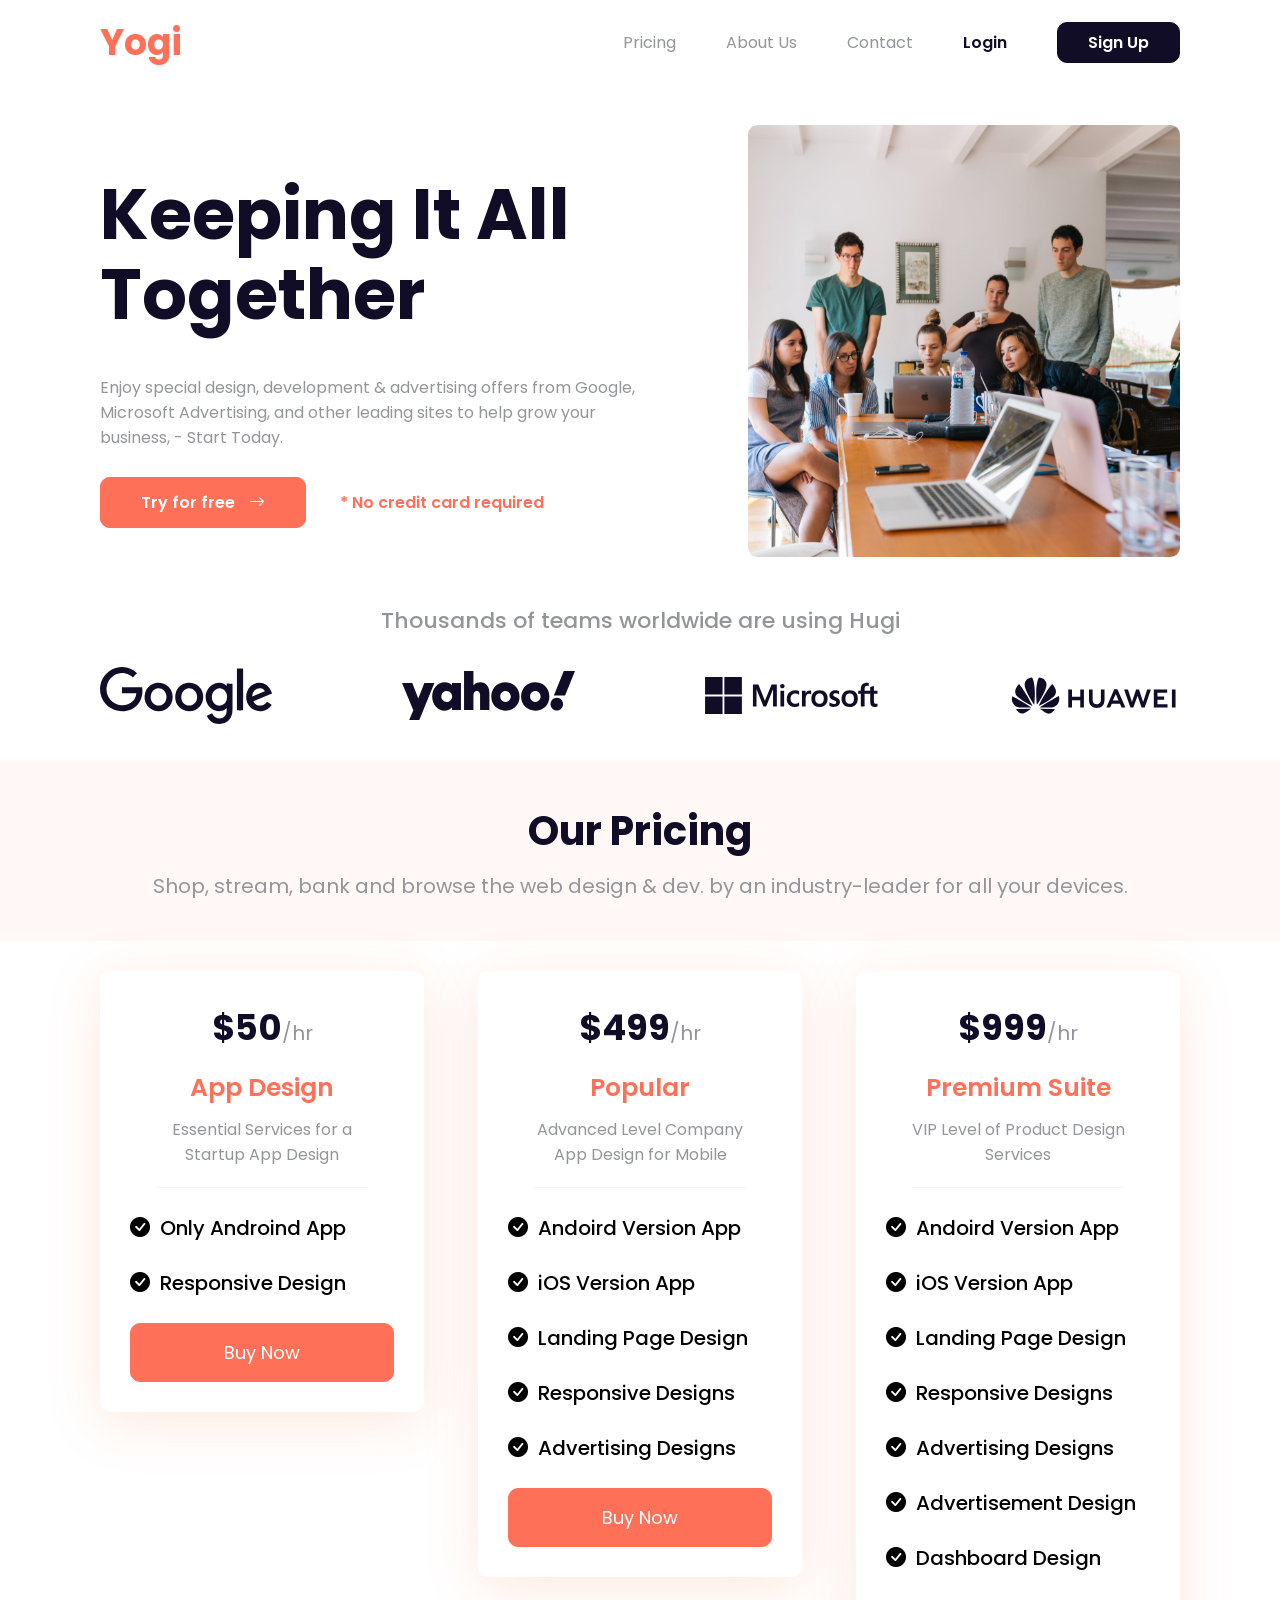
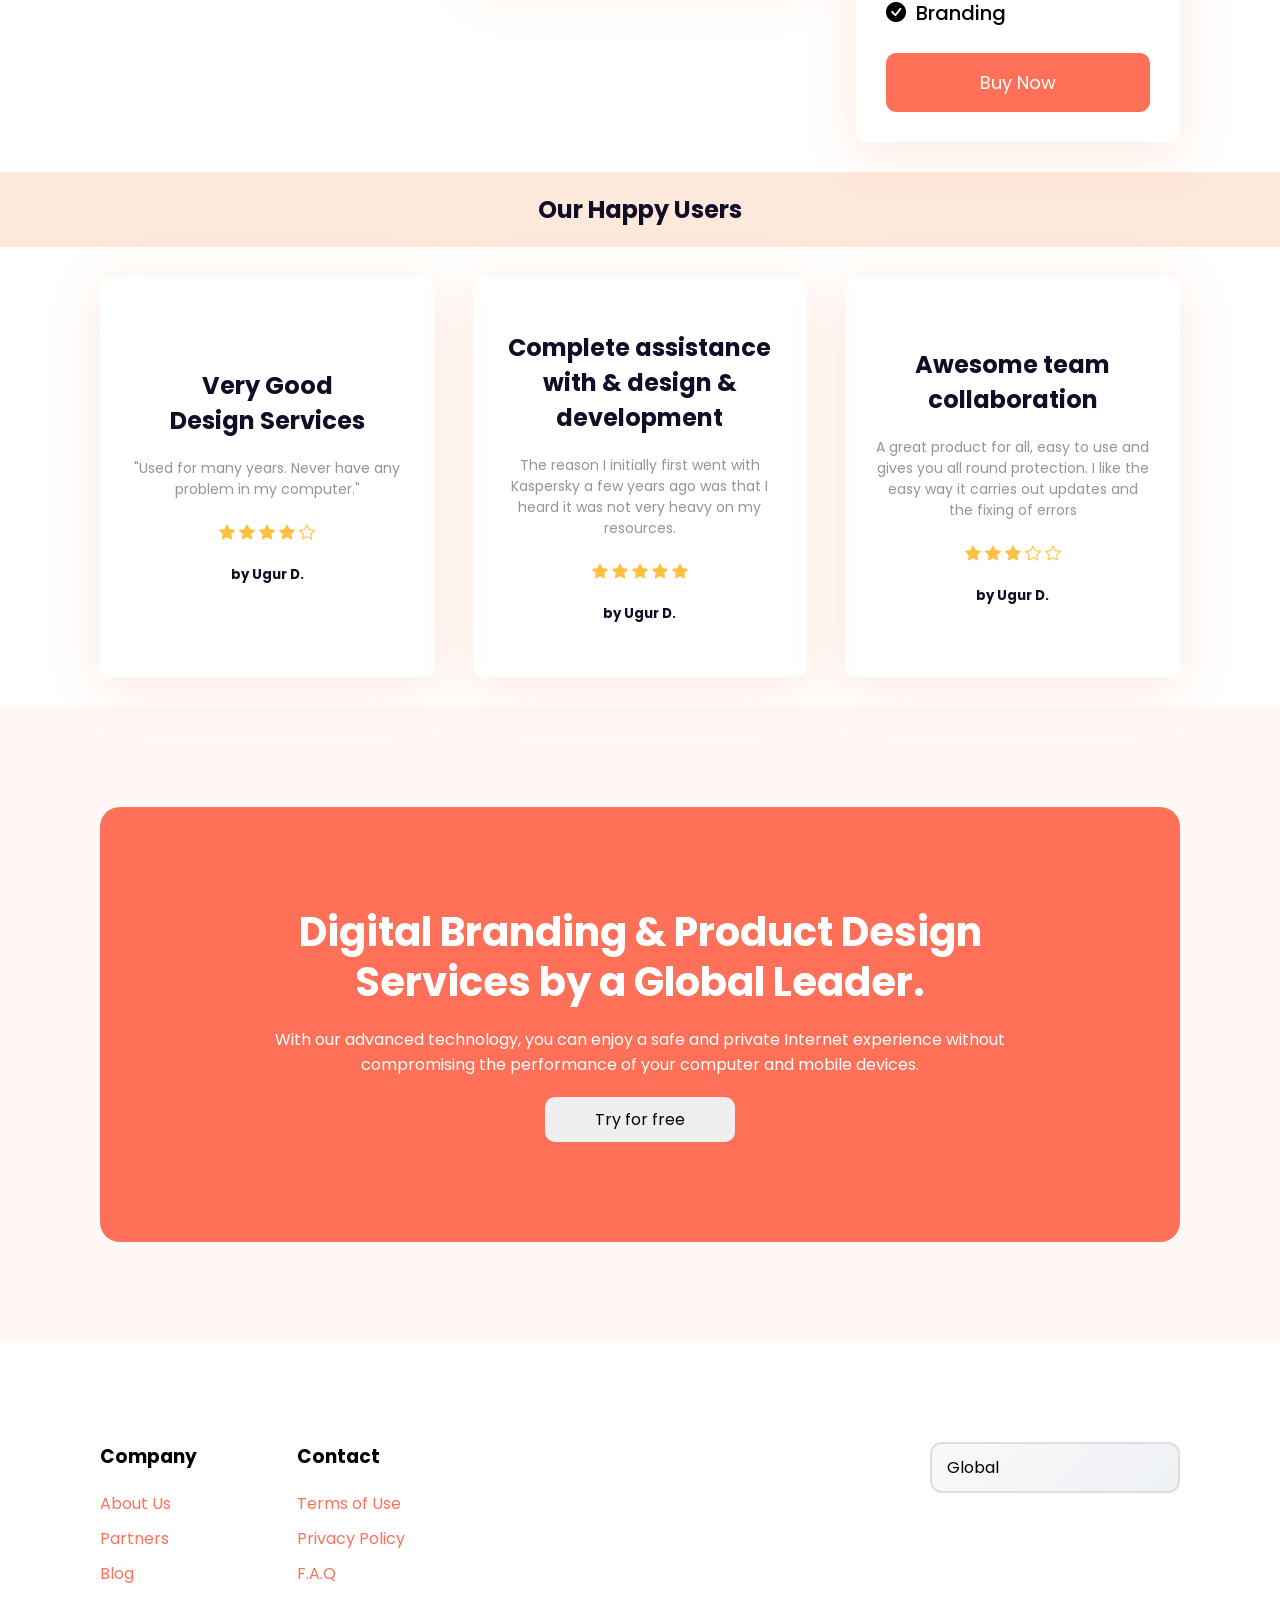
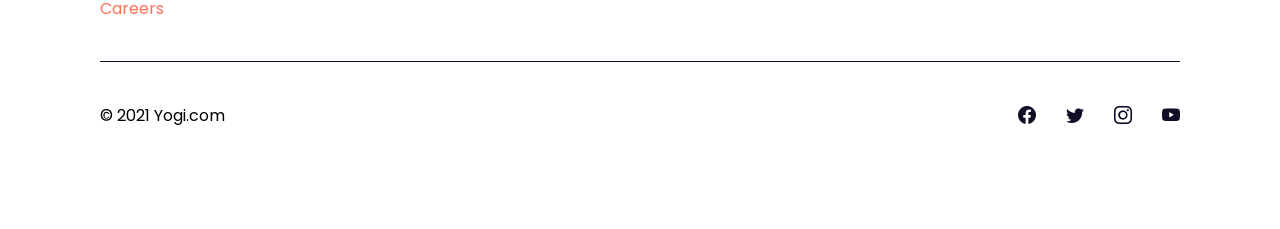
<file: index.html>
<!DOCTYPE html>
<html lang="en">
<head>
    <meta charset="UTF-8">
    <meta name="viewport" content="width=device-width, initial-scale=1.0">
    <link rel="stylesheet" href="./Styles/style.css">
    <link rel="stylesheet" href="https://cdn.jsdelivr.net/npm/bootstrap-icons@1.13.1/font/bootstrap-icons.min.css">
    <title>YOGI</title>
</head>
<body>
    
    <div class="container">

        <header class="headerBar">
            <div class="logo">
                <a href="./index.html"><h1>Yogi</h1></a>
            </div>

            <nav class="navBar">
                <a href="./Pricing/pricing.html"><span></span>Pricing</a>
                <a href="./About/about.html"><span></span>About Us</a>
                <a href="./Contact/contact.html"><span></span>Contact</a>
                <a href="#" class="navBtn1">Login</a>
                <a href="#" class="navBtn2">Sign Up</a>
            </nav>
        </header>

        <section class="heroSection">
            <div class="heroTitles">
                <h1>Keeping It All <br> Together</h1>
                <p>Enjoy special design, development & advertising offers from Google, Microsoft Advertising, and other leading sites to help grow your business, - Start Today.</p>
                <div class="heroBtns">
                    <a href="#" class="heroBtn1">Try for free <i class="bi bi-arrow-right"></i></a>
                    <a href="#" class="heroBtn2">* No credit card required</a>
                </div>
            </div>
            <div class="heroImages">
                <img width="100%" src="./Images/Picture.svg" alt="">
            </div>
        </section>


        <section class="sposerSection">
            <h3 class="spText">Thousands of teams worldwide are using Hugi</h3>
            <div class="spCardBar">
                <div class="card">
                    <a href="#"><img width="100%" src="./Images/google-2015 1.svg" alt=""></a>
                </div>
                <div class="card">
                    <a href="#"><img width="100%" src="./Images/Yahoo!_(2019) 1.svg" alt=""></a>
                </div>
                <div class="card">
                    <a href="#"><img width="100%" src="./Images/microsoft 1.svg" alt=""></a>
                </div>
                <div class="card">
                    <a href="#"><img width="100%" src="./Images/Huawei.svg" alt=""></a>
                </div>
            </div>
        </section>


        <section class="pricingSection">
            <div class="prTitles">
                <h1 class="prText1">Our Pricing</h1>
                <p class="prText2">Shop, stream, bank and browse the web design & dev. by an industry-leader for all your devices.</p>
            </div>

            <div class="prCardBar">
                <div class="prCard">
                    <h1 class="prCardTitle">$50<span>/hr</span></h1>
                    <h2 class="prCardTitle2">App Design</h2>
                    <p class="prCardTitle3">Essential Services for a <br> Startup App Design</p>
                    <div class="line"></div>
                    <p class="tarif"><i class="bi bi-check-circle-fill"></i>Only Androind App</p>
                    <p class="tarif"><i class="bi bi-check-circle-fill"></i>Responsive Design</p>
                    <button>Buy Now</button>
                </div>
                <div class="prCard">
                    <h1 class="prCardTitle">$499<span>/hr</span></h1>
                    <h2 class="prCardTitle2">Popular</h2>
                    <p class="prCardTitle3">Advanced Level Company <br> App Design for Mobile</p>
                    <div class="line"></div>
                    <p class="tarif"><i class="bi bi-check-circle-fill"></i>Andoird Version App</p>
                    <p class="tarif"><i class="bi bi-check-circle-fill"></i>iOS Version App</p>
                    <p class="tarif"><i class="bi bi-check-circle-fill"></i>Landing Page Design</p>
                    <p class="tarif"><i class="bi bi-check-circle-fill"></i>Responsive Designs</p>
                    <p class="tarif"><i class="bi bi-check-circle-fill"></i>Advertising Designs</p>
                    <button>Buy Now</button>
                </div>
                <div class="prCard">
                    <h1 class="prCardTitle">$999<span>/hr</span></h1>
                    <h2 class="prCardTitle2">Premium Suite</h2>
                    <p class="prCardTitle3">VIP Level of Product Design <br> Services</p>
                    <div class="line"></div>
                    <p class="tarif"><i class="bi bi-check-circle-fill"></i>Andoird Version App</p>
                    <p class="tarif"><i class="bi bi-check-circle-fill"></i>iOS Version App</p>
                    <p class="tarif"><i class="bi bi-check-circle-fill"></i>Landing Page Design</p>
                    <p class="tarif"><i class="bi bi-check-circle-fill"></i>Responsive Designs</p>
                    <p class="tarif"><i class="bi bi-check-circle-fill"></i>Advertising Designs</p>
                    <p class="tarif"><i class="bi bi-check-circle-fill"></i>Advertisement Design</p>
                    <p class="tarif"><i class="bi bi-check-circle-fill"></i>Dashboard Design</p>
                    <p class="tarif"><i class="bi bi-check-circle-fill"></i>Branding</p>
                    <button>Buy Now</button>
                </div>
            </div>
        </section>


        <section class="happySection">
            <div class="happyTitles">
                <h1 class="happyTitle">Our Happy Users</h1>
            </div>
            <div class="happyCards">
                <div class="happyCard">
                    <h2>Very Good <br> Design Services</h2>
                    <p>"Used for many years. Never have any problem in my computer."</p>

                    <div class="happyStars">
                        <i class="bi bi-star-fill"></i>
                        <i class="bi bi-star-fill"></i>
                        <i class="bi bi-star-fill"></i>
                        <i class="bi bi-star-fill"></i>
                        <i class="bi bi-star"></i>
                    </div>
                    <h5>by Ugur D.</h5>
                </div>
                <div class="happyCard">
                    <h2>Complete assistance with & design & development</h2>
                    <p>The reason I initially first went with Kaspersky a few years ago was that I heard it was not very heavy on my resources.</p>

                    <div class="happyStars">
                        <i class="bi bi-star-fill"></i>
                        <i class="bi bi-star-fill"></i>
                        <i class="bi bi-star-fill"></i>
                        <i class="bi bi-star-fill"></i>
                        <i class="bi bi-star-fill"></i>
                    </div>
                    <h5>by Ugur D.</h5>
                </div>
                <div class="happyCard">
                    <h2>Awesome team collaboration</h2>
                    <p>A great product for all, easy to use and gives you all round protection. I like the easy way it carries out updates and the fixing of errors</p>

                    <div class="happyStars">
                        <i class="bi bi-star-fill"></i>
                        <i class="bi bi-star-fill"></i>
                        <i class="bi bi-star-fill"></i>
                        <i class="bi bi-star"></i>
                        <i class="bi bi-star"></i>
                    </div>
                    <h5>by Ugur D.</h5>
                </div>
            </div>
        </section>


        <section class="digitalSection">
            <div class="digitalBar">
                <h1 class="diTitle">Digital Branding & Product Design <br> Services by a Global Leader.</h1>
                <p class="diText">With our advanced technology, you can enjoy a safe and private Internet experience without <br> compromising the performance of your computer and mobile devices. </p>
                <button>Try for free</button>
            </div>
        </section>


        <footer class="footerSection">
            <div class="footerBar1">
                <div class="footerLeft">
                    <div class="footerBox">
                        <h3>Company</h3>
                        <a href="#">About Us</a>
                        <a href="#">Partners</a>
                        <a href="#">Blog</a>
                        <a href="#">Careers</a>
                    </div>
                    <div class="footerBox footerBoxEl">
                        <h3>Contact</h3>
                        <a href="#">Terms of Use</a>
                        <a href="#">Privacy Policy</a>
                        <a href="#">F.A.Q</a>
                    </div>
                </div>
                <div class="footerRight">
                    <select name="city" id="city">
                        <option value="0">Global</option>
                        <option value="1">USA</option>
                        <option value="2">Russia</option>
                        <option value="3">Uzbekistan</option>
                        <option value="4">Kazak</option>
                        <option value="5">Qirkiz</option>
                    </select>
                </div>
                
            </div>
            <div class="footerline"></div>
            <div class="footerBar2">
                <div class="footerTextBar"><p>© 2021 Yogi.com</p></div>
                <div class="footerSocial">
                    <a href="#"><i class="bi bi-facebook"></i></a>
                    <a href="#"><i class="bi bi-twitter"></i></a>
                    <a href="#"><i class="bi bi-instagram"></i></a>
                    <a href="#"><i class="bi bi-youtube"></i></a>
                </div>
            </div>
        </footer>

    </div>

</body>
</html>
</file>
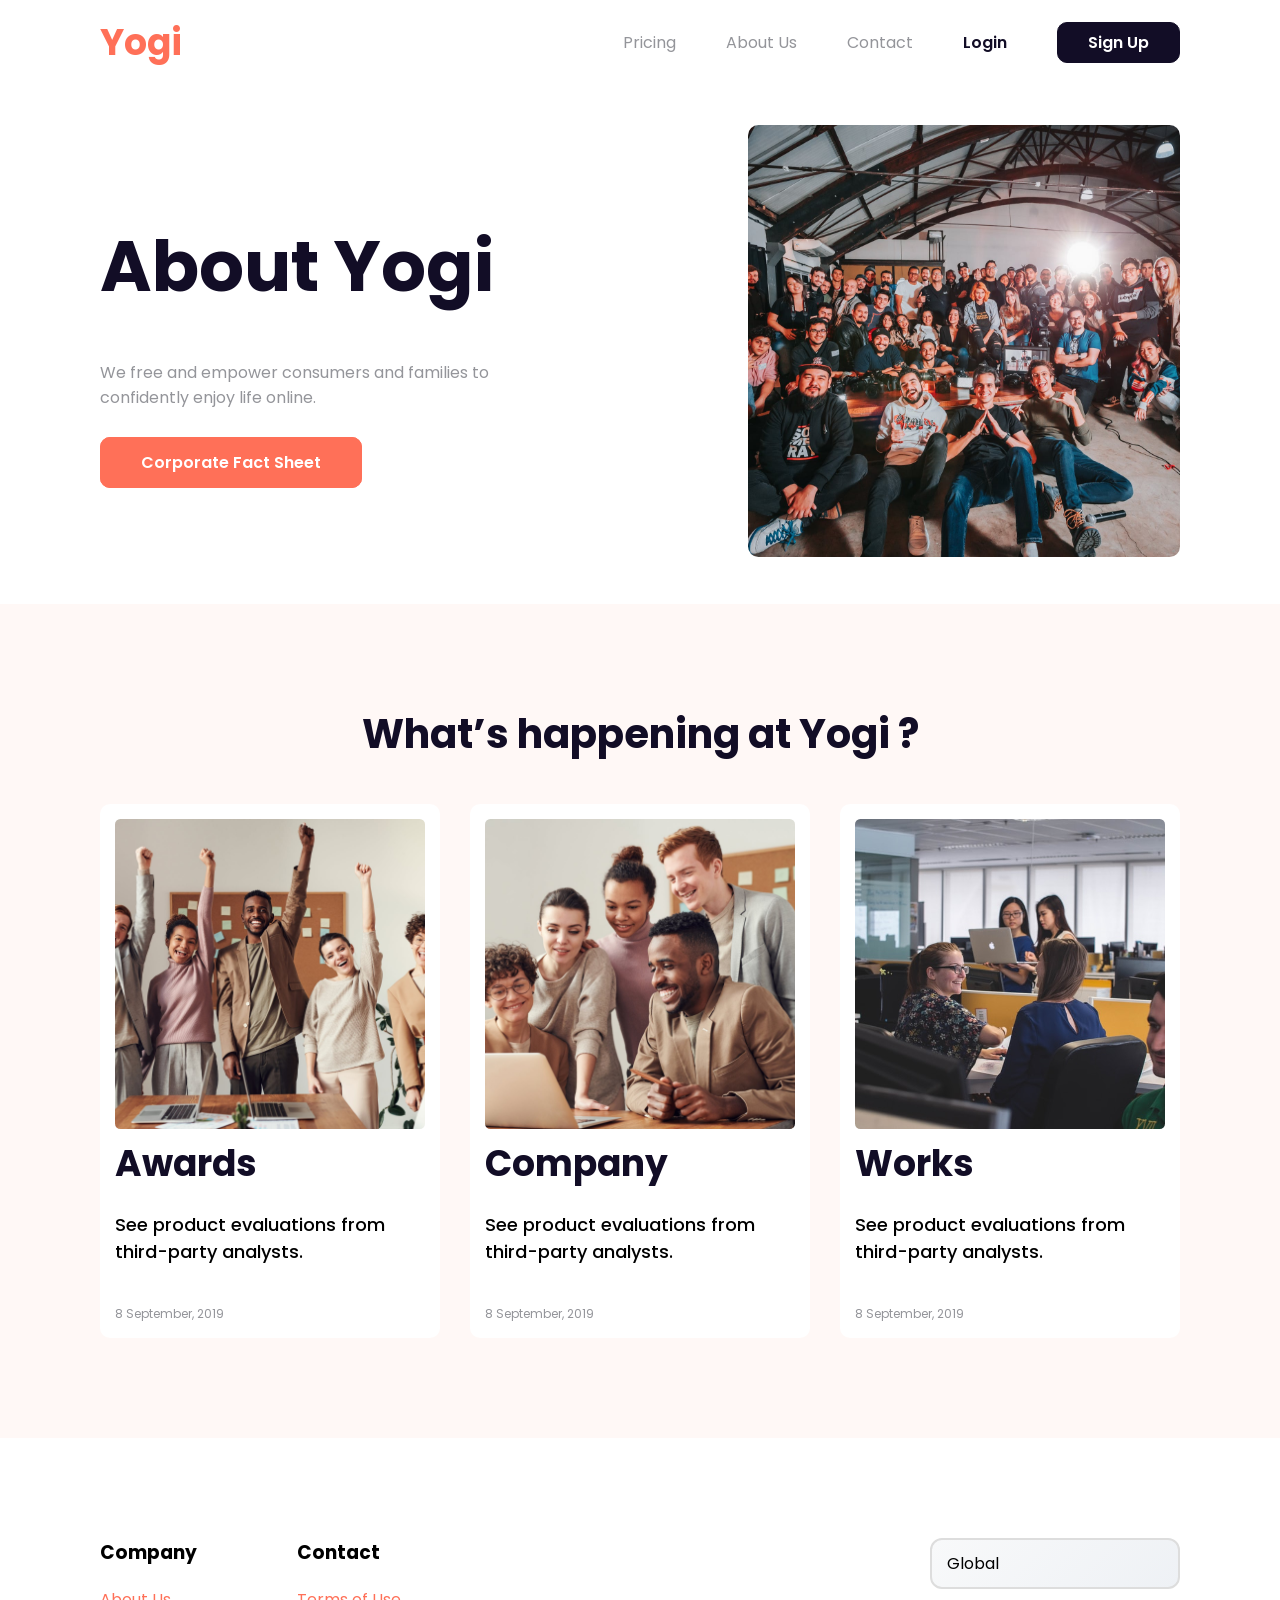
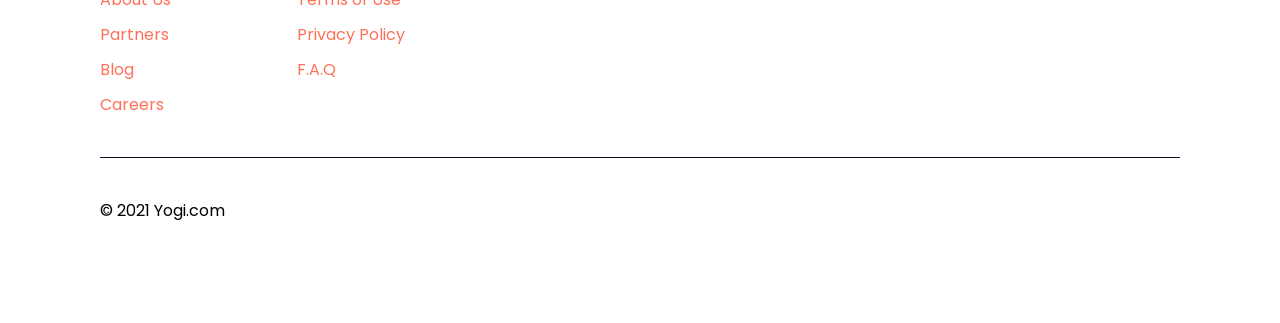
<file: About/about.html>
<!DOCTYPE html>
<html lang="en">

<head>
    <meta charset="UTF-8">
    <meta name="viewport" content="width=device-width, initial-scale=1.0">
    <link rel="stylesheet" href="./AboutStyles/aboutStyle.css">
    <title>About</title>
</head>

<body>

    <div class="container">
        <header class="headerBar">
            <div class="logo">
                <a href="../index.html">
                    <h1>Yogi</h1>
                </a>
            </div>

            <nav class="navBar">
                <a href="../Pricing/pricing.html"><span></span>Pricing</a>
                <a href="./about.html"><span></span>About Us</a>
                <a href="../Contact/contact.html"><span></span>Contact</a>
                <a href="#" class="navBtn1">Login</a>
                <a href="#" class="navBtn2">Sign Up</a>
            </nav>
        </header>

        <section class="heroSection">
            <div class="heroTitles">
                <h1>About Yogi</h1>
                <p>We free and empower consumers and families to <br> confidently enjoy life online.</p>
                <div class="heroBtns">
                    <a href="#" class="heroBtn1">Corporate Fact Sheet</a>
                </div>
            </div>
            <div class="heroImages">
                <img width="100%" src="../Images/Rectangle 15 (1).svg" alt="">
            </div>
        </section>


        <section class="aboutCardBar">
            <h1 class="aboutCardTitle">What’s happening at Yogi ?</h1>

            <div class="aboutCards">
                <div class="card">
                    <img width="100%" src="../Images/Picture (1).svg" alt="">
                    <h1>Awards</h1>
                    <h6>See product evaluations from third-party analysts.</h6>
                    <p>8 September, 2019</p>
                </div>
                <div class="card">
                    <img width="100%" src="../Images/Picture (2).svg" alt="">
                    <h1>Company</h1>
                    <h6>See product evaluations from third-party analysts.</h6>
                    <p>8 September, 2019</p>
                </div>
                <div class="card">
                    <img width="100%" src="../Images/Picture (3).svg" alt="">
                    <h1>Works</h1>
                    <h6>See product evaluations from third-party analysts.</h6>
                    <p>8 September, 2019</p>
                </div>
            </div>
        </section>


        <footer class="footerSection">
            <div class="footerBar1">
                <div class="footerLeft">
                    <div class="footerBox">
                        <h3>Company</h3>
                        <a href="#">About Us</a>
                        <a href="#">Partners</a>
                        <a href="#">Blog</a>
                        <a href="#">Careers</a>
                    </div>
                    <div class="footerBox footerBoxEl">
                        <h3>Contact</h3>
                        <a href="#">Terms of Use</a>
                        <a href="#">Privacy Policy</a>
                        <a href="#">F.A.Q</a>
                    </div>
                </div>
                <div class="footerRight">
                    <select name="city" id="city">
                        <option value="0">Global</option>
                        <option value="1">USA</option>
                        <option value="2">Russia</option>
                        <option value="3">Uzbekistan</option>
                        <option value="4">Kazak</option>
                        <option value="5">Qirkiz</option>
                    </select>
                </div>

            </div>
            <div class="footerline"></div>
            <div class="footerBar2">
                <div class="footerTextBar">
                    <p>© 2021 Yogi.com</p>
                </div>
                <div class="footerSocial">
                    <a href="#"><i class="bi bi-facebook"></i></a>
                    <a href="#"><i class="bi bi-twitter"></i></a>
                    <a href="#"><i class="bi bi-instagram"></i></a>
                    <a href="#"><i class="bi bi-youtube"></i></a>
                </div>
            </div>
        </footer>
    </div>

</body>

</html>
</file>
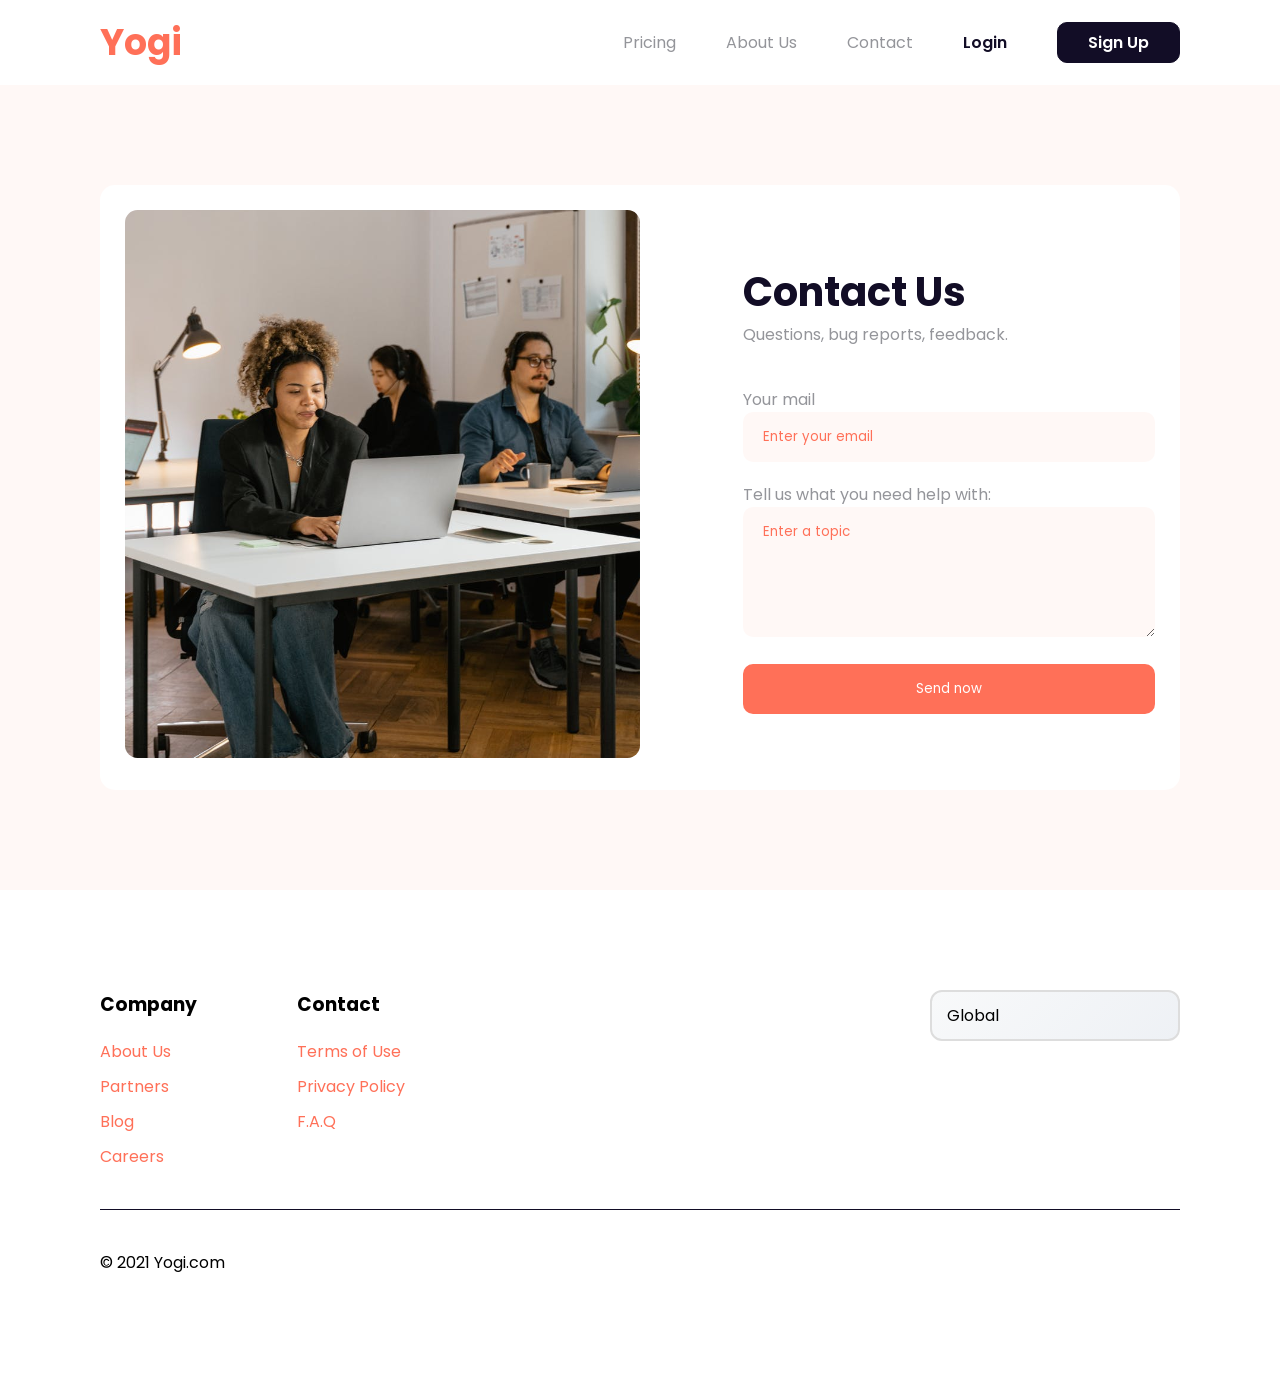
<file: Contact/contact.html>
<!DOCTYPE html>
<html lang="en">

<head>
    <meta charset="UTF-8">
    <meta name="viewport" content="width=device-width, initial-scale=1.0">
    <link rel="stylesheet" href="./ContactStyle/contant.css">
    <title>Contact</title>
</head>

<body>

    <div class="container">

        <header class="headerBar">
            <div class="logo">
                <a href="../index.html">
                    <h1>Yogi</h1>
                </a>
            </div>

            <nav class="navBar">
                <a href="../Pricing/pricing.html"><span></span>Pricing</a>
                <a href="../About/about.html"><span></span>About Us</a>
                <a href="./contact.html"><span></span>Contact</a>
                <a href="#" class="navBtn1">Login</a>
                <a href="#" class="navBtn2">Sign Up</a>
            </nav>
        </header>


        <section class="contactSection">
            <div class="contactBar">
                <div class="contactImage">
                    <img width="100%" src="../Images/Rectangle 15 (2).svg" alt="">
                </div>
                <div class="contactElements">
                    <h1>Contact Us</h1>
                    <p>Questions, bug reports, feedback.</p>

                    <div class="inputBar">
                        <label for="email">Your mail</label><br>
                        <input type="email" id="email" name="email"  placeholder="Enter your email">
                    </div>

                    <div class="inputBar">
                        <label for="bio">Tell us what you need help with:</label><br>
                        <textarea name="bio" id="bio" cols="60" rows="5" placeholder="Enter a topic"></textarea>
                    </div>

                    <button>Send now</button>
                </div>
            </div>
        </section>


        <footer class="footerSection">
            <div class="footerBar1">
                <div class="footerLeft">
                    <div class="footerBox">
                        <h3>Company</h3>
                        <a href="#">About Us</a>
                        <a href="#">Partners</a>
                        <a href="#">Blog</a>
                        <a href="#">Careers</a>
                    </div>
                    <div class="footerBox footerBoxEl">
                        <h3>Contact</h3>
                        <a href="#">Terms of Use</a>
                        <a href="#">Privacy Policy</a>
                        <a href="#">F.A.Q</a>
                    </div>
                </div>
                <div class="footerRight">
                    <select name="city" id="city">
                        <option value="0">Global</option>
                        <option value="1">USA</option>
                        <option value="2">Russia</option>
                        <option value="3">Uzbekistan</option>
                        <option value="4">Kazak</option>
                        <option value="5">Qirkiz</option>
                    </select>
                </div>
                
            </div>
            <div class="footerline"></div>
            <div class="footerBar2">
                <div class="footerTextBar"><p>© 2021 Yogi.com</p></div>
                <div class="footerSocial">
                    <a href="#"><i class="bi bi-facebook"></i></a>
                    <a href="#"><i class="bi bi-twitter"></i></a>
                    <a href="#"><i class="bi bi-instagram"></i></a>
                    <a href="#"><i class="bi bi-youtube"></i></a>
                </div>
            </div>
        </footer>

    </div>

</body>

</html>
</file>
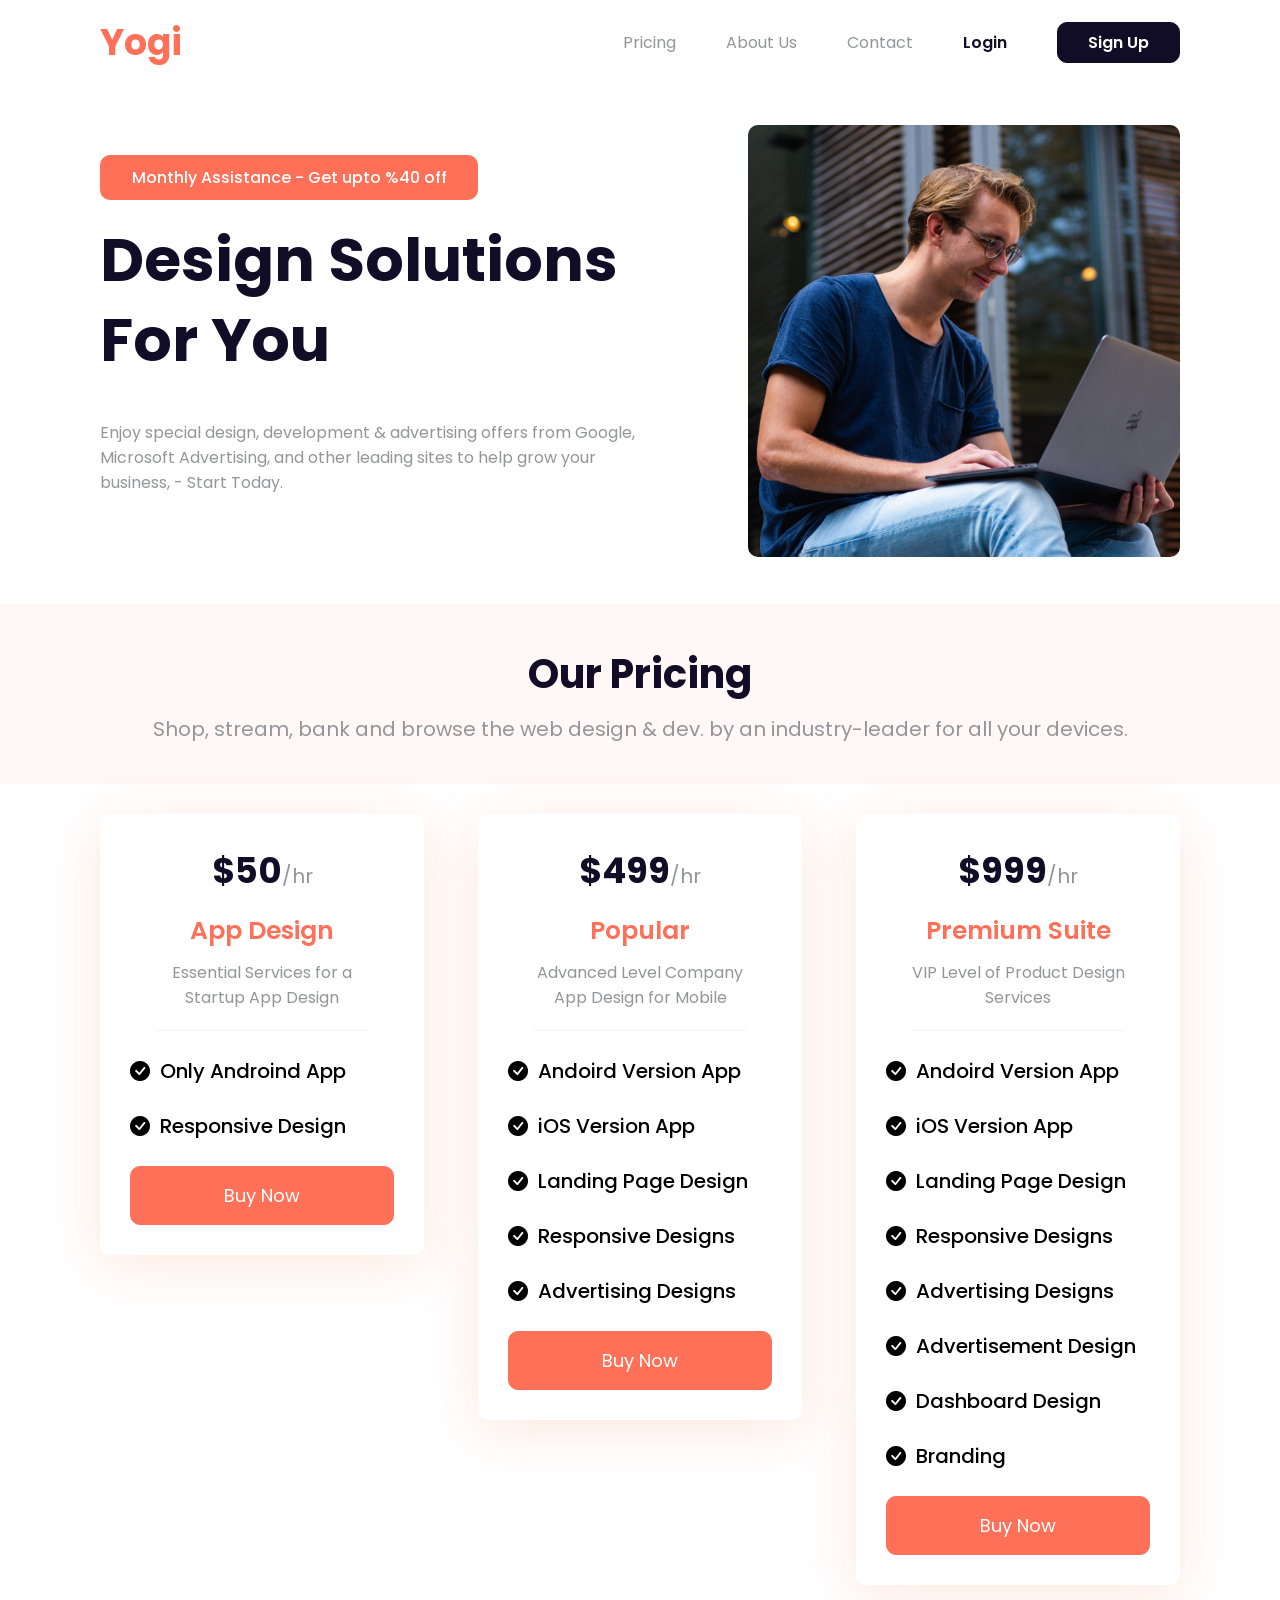
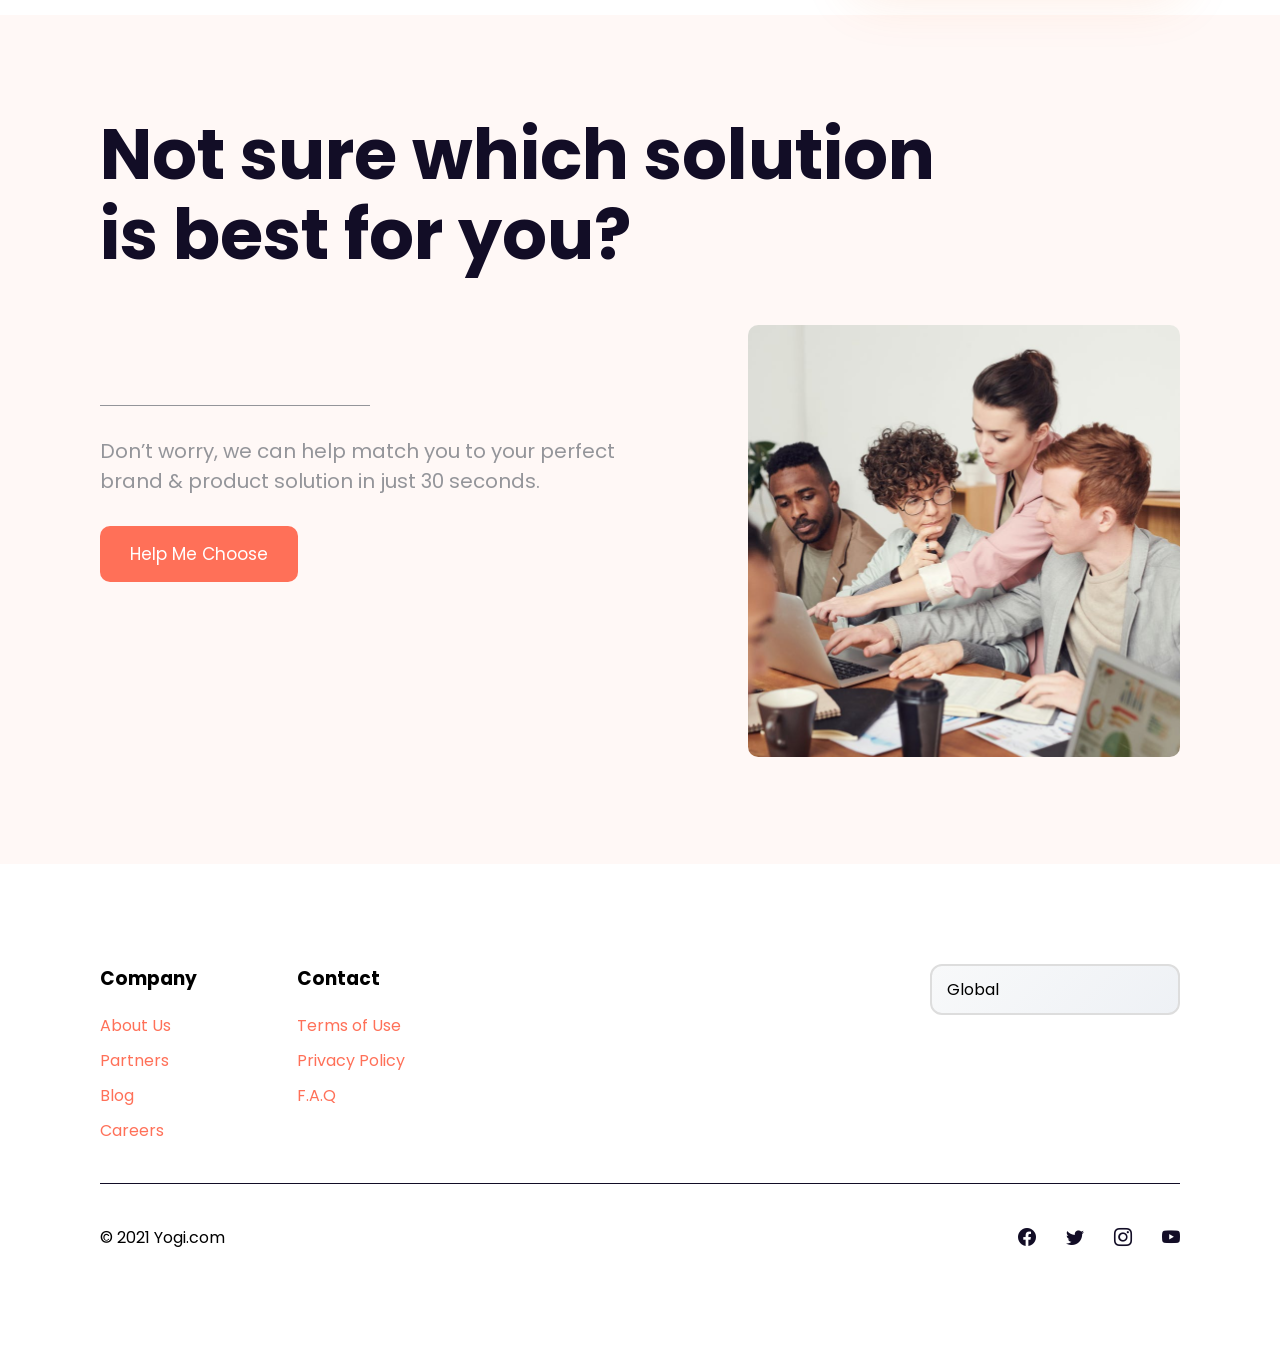
<file: Pricing/pricing.html>
<!DOCTYPE html>
<html lang="en">

<head>
    <meta charset="UTF-8">
    <meta name="viewport" content="width=device-width, initial-scale=1.0">
    <link rel="stylesheet" href="./PricingStyle/pricingStyle.css">
    <link rel="stylesheet" href="https://cdn.jsdelivr.net/npm/bootstrap-icons@1.13.1/font/bootstrap-icons.min.css">
    <title>Pricing</title>
</head>

<body>

    <div class="container">
        <header class="headerBar">
            <div class="logo">
                <a href="../index.html">
                    <h1>Yogi</h1>
                </a>
            </div>

            <nav class="navBar">
                <a href="./pricing.html"><span></span>Pricing</a>
                <a href="../About/about.html"><span></span>About Us</a>
                <a href="../Contact/contact.html"><span></span>Contact</a>
                <a href="#" class="navBtn1">Login</a>
                <a href="#" class="navBtn2">Sign Up</a>
            </nav>
        </header>

        <section class="heroSection">
            <div class="heroTitles">
                <h2>Monthly Assistance - Get upto %40 off</h2>
                <h1>Design Solutions For You</h1>
                <p>Enjoy special design, development & advertising offers from Google, Microsoft Advertising, and other
                    leading sites to help grow your business, - Start Today.</p>
            </div>
            <div class="heroImages">
                <img width="100%" src="../Images/Rectangle 15.svg" alt="">
            </div>
        </section>


        <section class="pricingSection">
            <div class="prTitles">
                <h1 class="prText1">Our Pricing</h1>
                <p class="prText2">Shop, stream, bank and browse the web design & dev. by an industry-leader for all
                    your devices.</p>
            </div>

            <div class="prCardBar">
                <div class="prCard">
                    <h1 class="prCardTitle">$50<span>/hr</span></h1>
                    <h2 class="prCardTitle2">App Design</h2>
                    <p class="prCardTitle3">Essential Services for a <br> Startup App Design</p>
                    <div class="line"></div>
                    <p class="tarif"><i class="bi bi-check-circle-fill"></i>Only Androind App</p>
                    <p class="tarif"><i class="bi bi-check-circle-fill"></i>Responsive Design</p>
                    <button>Buy Now</button>
                </div>
                <div class="prCard">
                    <h1 class="prCardTitle">$499<span>/hr</span></h1>
                    <h2 class="prCardTitle2">Popular</h2>
                    <p class="prCardTitle3">Advanced Level Company <br> App Design for Mobile</p>
                    <div class="line"></div>
                    <p class="tarif"><i class="bi bi-check-circle-fill"></i>Andoird Version App</p>
                    <p class="tarif"><i class="bi bi-check-circle-fill"></i>iOS Version App</p>
                    <p class="tarif"><i class="bi bi-check-circle-fill"></i>Landing Page Design</p>
                    <p class="tarif"><i class="bi bi-check-circle-fill"></i>Responsive Designs</p>
                    <p class="tarif"><i class="bi bi-check-circle-fill"></i>Advertising Designs</p>
                    <button>Buy Now</button>
                </div>
                <div class="prCard">
                    <h1 class="prCardTitle">$999<span>/hr</span></h1>
                    <h2 class="prCardTitle2">Premium Suite</h2>
                    <p class="prCardTitle3">VIP Level of Product Design <br> Services</p>
                    <div class="line"></div>
                    <p class="tarif"><i class="bi bi-check-circle-fill"></i>Andoird Version App</p>
                    <p class="tarif"><i class="bi bi-check-circle-fill"></i>iOS Version App</p>
                    <p class="tarif"><i class="bi bi-check-circle-fill"></i>Landing Page Design</p>
                    <p class="tarif"><i class="bi bi-check-circle-fill"></i>Responsive Designs</p>
                    <p class="tarif"><i class="bi bi-check-circle-fill"></i>Advertising Designs</p>
                    <p class="tarif"><i class="bi bi-check-circle-fill"></i>Advertisement Design</p>
                    <p class="tarif"><i class="bi bi-check-circle-fill"></i>Dashboard Design</p>
                    <p class="tarif"><i class="bi bi-check-circle-fill"></i>Branding</p>
                    <button>Buy Now</button>
                </div>
            </div>
        </section>


        <section class="sollSection">
            <h1 class="sollTitle">Not sure which solution <br> is best for you?</h1>
            <div class="sollElements">
                <div class="sollCard1">
                    <div class="sollLine"></div>
                    <p class="sollText">Don’t worry, we can help match you to your perfect brand & product solution in
                        just 30 seconds.</p>
                    <button>Help Me Choose</button>
                </div>
                <div class="sollCard2">
                    <img width="100%" src="../Images/Rectangle 16.svg" alt="">
                </div>
            </div>
        </section>


        <footer class="footerSection">
            <div class="footerBar1">
                <div class="footerLeft">
                    <div class="footerBox">
                        <h3>Company</h3>
                        <a href="#">About Us</a>
                        <a href="#">Partners</a>
                        <a href="#">Blog</a>
                        <a href="#">Careers</a>
                    </div>
                    <div class="footerBox footerBoxEl">
                        <h3>Contact</h3>
                        <a href="#">Terms of Use</a>
                        <a href="#">Privacy Policy</a>
                        <a href="#">F.A.Q</a>
                    </div>
                </div>
                <div class="footerRight">
                    <select name="city" id="city">
                        <option value="0">Global</option>
                        <option value="1">USA</option>
                        <option value="2">Russia</option>
                        <option value="3">Uzbekistan</option>
                        <option value="4">Kazak</option>
                        <option value="5">Qirkiz</option>
                    </select>
                </div>

            </div>
            <div class="footerline"></div>
            <div class="footerBar2">
                <div class="footerTextBar">
                    <p>© 2021 Yogi.com</p>
                </div>
                <div class="footerSocial">
                    <a href="#"><i class="bi bi-facebook"></i></a>
                    <a href="#"><i class="bi bi-twitter"></i></a>
                    <a href="#"><i class="bi bi-instagram"></i></a>
                    <a href="#"><i class="bi bi-youtube"></i></a>
                </div>
            </div>
        </footer>

    </div>

</body>

</html>
</file>
<file: Styles/style.css>
@import url("https://fonts.googleapis.com/css2?family=Poppins:ital,wght@0,100;0,200;0,300;0,400;0,500;0,600;0,700;0,800;0,900;1,100;1,200;1,300;1,400;1,500;1,600;1,700;1,800;1,900&display=swap");
* {
  padding: 0;
  margin: 0;
  box-sizing: border-box;
  text-decoration: none;
  font-family: "Poppins", sans-serif;
}

.container .headerBar {
  display: flex;
  justify-content: space-between;
  align-items: center;
  padding: 15px 100px;
}
.container .headerBar .logo a {
  color: #FF7058;
  font-weight: 700;
  font-size: 18px;
}
.container .headerBar .navBar {
  display: flex;
  justify-content: center;
  align-items: center;
  gap: 50px;
}
.container .headerBar .navBar a {
  color: #94959A;
  position: relative;
  transition: 0.5s;
}
.container .headerBar .navBar a span {
  width: 0%;
  height: 2px;
  background-color: #FF7058;
  position: absolute;
  bottom: -1px;
  left: 0;
  transition: 0.5s;
}
.container .headerBar .navBar a:hover {
  color: #FF7058;
}
.container .headerBar .navBar a:hover span {
  width: 100%;
}
.container .headerBar .navBar .navBtn1 {
  color: #120D26;
  font-weight: 600;
}
.container .headerBar .navBar .navBtn2 {
  background-color: #120D26;
  font-weight: 600;
  color: #fff;
  padding: 7px 30px;
  border-radius: 10px;
  border: 1px solid #120D26;
  transition: 0.5s;
}
.container .headerBar .navBar .navBtn2:hover {
  background: transparent;
  color: #120D26;
}
.container .heroSection {
  display: flex;
  justify-content: space-between;
  align-items: center;
  padding: 40px 100px;
}
.container .heroSection .heroTitles {
  width: 50%;
}
.container .heroSection .heroTitles h1 {
  color: #120D26;
  font-size: 70px;
  line-height: 80px;
}
.container .heroSection .heroTitles p {
  margin: 40px 0;
  color: #94959A;
}
.container .heroSection .heroTitles .heroBtns .heroBtn1 {
  background-color: #FF7058;
  color: #fff;
  padding: 13px 40px;
  border: 1px solid #FF7058;
  border-radius: 10px;
  transition: 0.5s;
  font-weight: 600;
}
.container .heroSection .heroTitles .heroBtns .heroBtn1 i {
  margin-left: 10px;
}
.container .heroSection .heroTitles .heroBtns .heroBtn1:hover {
  background: transparent;
  color: #FF7058;
}
.container .heroSection .heroTitles .heroBtns .heroBtn2 {
  color: #FF7058;
  margin-left: 30px;
  font-weight: 600;
}
.container .heroSection .heroImages {
  width: 40%;
}
.container .sposerSection {
  display: flex;
  justify-content: center;
  align-items: center;
  flex-direction: column;
}
.container .sposerSection .spText {
  color: #94959A;
  font-size: 22px;
  font-weight: 500;
}
.container .sposerSection .spCardBar {
  width: 100%;
  display: flex;
  justify-content: space-between;
  align-items: center;
  gap: 30px;
  padding: 30px 100px;
}
.container .sposerSection .spCardBar .card {
  width: 16%;
}
.container .pricingSection .prTitles {
  display: flex;
  justify-content: center;
  align-items: center;
  flex-direction: column;
  background-color: rgba(255, 112, 88, 0.0509803922);
  padding: 40px 100px;
}
.container .pricingSection .prTitles .prText1 {
  font-size: 40px;
  color: #120D26;
}
.container .pricingSection .prTitles .prText2 {
  color: #94959A;
  font-size: 20px;
  margin-top: 10px;
}
.container .pricingSection .prCardBar {
  display: flex;
  justify-content: space-between;
  align-items: start;
  gap: 20px;
  padding: 30px 100px;
}
.container .pricingSection .prCardBar .prCard {
  width: 30%;
  background-color: #fff;
  box-shadow: 0 10px 55px 0 rgba(241, 102, 24, 0.1490196078);
  border-radius: 10px;
  padding: 30px;
  text-align: center;
}
.container .pricingSection .prCardBar .prCard .prCardTitle {
  font-size: 35px;
  color: #120D26;
}
.container .pricingSection .prCardBar .prCard .prCardTitle span {
  font-size: 20px;
  color: #94959A;
  font-weight: 400;
}
.container .pricingSection .prCardBar .prCard .prCardTitle2 {
  color: #FF7058;
  font-size: 25px;
  font-weight: 600;
  margin-top: 15px;
}
.container .pricingSection .prCardBar .prCard .prCardTitle3 {
  color: #94959A;
  margin-top: 10px;
}
.container .pricingSection .prCardBar .prCard .line {
  width: 80%;
  height: 1px;
  background-color: #F2F2F2;
  margin: 20px auto;
}
.container .pricingSection .prCardBar .prCard .tarif {
  font-size: 20px;
  font-weight: 500;
  margin: 25px 0;
  text-align: left;
}
.container .pricingSection .prCardBar .prCard .tarif i {
  margin-right: 10px;
}
.container .pricingSection .prCardBar .prCard button {
  width: 100%;
  padding: 15px;
  font-size: 18px;
  border: 1px solid #FF7058;
  background-color: #FF7058;
  border-radius: 10px;
  color: #fff;
  cursor: pointer;
  transition: 0.5s;
}
.container .pricingSection .prCardBar .prCard button:hover {
  background: transparent;
  color: #FF7058;
}
.container .happySection {
  display: flex;
  justify-content: space-between;
  align-items: center;
  flex-direction: column;
}
.container .happySection .happyTitles {
  width: 100%;
  text-align: center;
  background-color: rgba(241, 102, 24, 0.1490196078);
  color: #120D26;
  padding: 20px;
}
.container .happySection .happyCards {
  display: flex;
  justify-content: space-between;
  align-items: center;
  padding: 30px 100px;
}
.container .happySection .happyCards .happyCard {
  width: 31%;
  box-shadow: 0 10px 55px 0 rgba(241, 102, 24, 0.1490196078);
  border-radius: 10px;
  height: 400px;
  padding: 30px;
  display: flex;
  justify-content: center;
  align-items: center;
  flex-direction: column;
}
.container .happySection .happyCards .happyCard h2 {
  color: #120D26;
  font-size: 24px;
  text-align: center;
}
.container .happySection .happyCards .happyCard p {
  color: #94959A;
  text-align: center;
  margin: 20px 0;
  font-size: 14px;
}
.container .happySection .happyCards .happyCard .happyStars {
  color: #FFC042;
}
.container .happySection .happyCards .happyCard h5 {
  color: #120D26;
  margin-top: 20px;
}
.container .digitalSection {
  display: flex;
  justify-content: center;
  align-items: center;
  flex-direction: column;
  padding: 100px;
  background-color: rgba(255, 112, 88, 0.0509803922);
}
.container .digitalSection .digitalBar {
  width: 100%;
  background-color: #FF7058;
  padding: 100px 40px;
  border-radius: 20px;
  display: flex;
  justify-content: center;
  align-items: center;
  flex-direction: column;
  text-align: center;
}
.container .digitalSection .digitalBar .diTitle {
  color: #fff;
  font-size: 40px;
  line-height: 50px;
}
.container .digitalSection .digitalBar .diText {
  margin: 20px 0;
  color: #fff;
}
.container .digitalSection .digitalBar button {
  padding: 10px 50px;
  font-size: 16px;
  border-radius: 10px;
  border: none;
}
.container .footerSection {
  padding: 100px;
}
.container .footerSection .footerBar1 {
  display: flex;
  justify-content: space-between;
}
.container .footerSection .footerBar1 .footerLeft {
  display: flex;
}
.container .footerSection .footerBar1 .footerLeft .footerBox {
  display: flex;
  justify-content: flex-start;
  align-items: flex-start;
  flex-direction: column;
  gap: 10px;
}
.container .footerSection .footerBar1 .footerLeft .footerBox h3 {
  margin-bottom: 10px;
}
.container .footerSection .footerBar1 .footerLeft .footerBox a {
  color: #FF7058;
}
.container .footerSection .footerBar1 .footerLeft .footerBoxEl {
  margin-left: 100px;
}
.container .footerSection .footerBar1 .footerRight {
  position: relative;
  width: 250px;
}
.container .footerSection .footerBar1 .footerRight select {
  width: 100%;
  padding: 12px 40px 12px 15px;
  font-size: 16px;
  border-radius: 12px;
  border: 2px solid #ddd;
  background: linear-gradient(135deg, #f8f9fa, #eef1f5);
  -webkit-appearance: none;
     -moz-appearance: none;
          appearance: none;
  cursor: pointer;
  transition: all 0.3s ease;
}
.container .footerSection .footerBar1 .footerRight select:hover {
  border-color: #FF7058;
}
.container .footerSection .footerBar1 .footerRight select:focus {
  outline: none;
  border-color: #FF7058;
  box-shadow: 0 0 0 3px #FF7058;
}
.container .footerSection .footerline {
  width: 100%;
  height: 1px;
  background-color: #120D26;
  margin: 40px 0;
}
.container .footerBar2 {
  display: flex;
  justify-content: space-between;
  align-items: center;
}
.container .footerBar2 .footerSocial {
  display: flex;
  justify-content: center;
  align-items: center;
  gap: 30px;
}
.container .footerBar2 .footerSocial a {
  color: #120D26;
  font-size: 18px;
}

@media (max-width: 1024px) {
  .container .headerBar {
    padding: 15px 20px;
  }
  .container .headerBar .navBar {
    gap: 30px;
  }
  .container .heroSection {
    padding: 40px 20px;
  }
  .container .heroSection .heroTitles h1 {
    font-size: 50px;
    line-height: 50px;
  }
  .container .heroSection .heroTitles .heroBtns .heroBtn1,
  .container .heroSection .heroTitles .heroBtns .heroBtn2 {
    font-size: 12px;
  }
  .container .pricingSection .prTitles {
    text-align: center;
  }
  .container .pricingSection .prCardBar {
    padding: 20px;
  }
  .container .happySection .happyCards {
    padding: 20px;
  }
  .container .digitalSection {
    padding: 20px;
  }
  .container .footerSection {
    padding: 20px;
  }
}
@media (max-width: 425px) {
  .container .headerBar {
    flex-direction: column;
  }
  .container .headerBar .logo a {
    font-size: 10px;
  }
  .container .headerBar .navBar {
    gap: 20px;
  }
  .container .headerBar .navBar a {
    font-size: 10px;
  }
  .container .headerBar .navBar .navBtn2 {
    padding: 10px;
    background: none;
    color: #120D26;
    border: none;
    padding: 0;
  }
  .container .heroSection {
    flex-direction: column-reverse;
  }
  .container .heroSection .heroTitles {
    width: 100%;
  }
  .container .heroSection .heroImages {
    width: 100%;
  }
  .container .sposerSection .spText {
    font-size: 12px;
  }
  .container .sposerSection .spCardBar {
    padding: 20px;
  }
  .container .pricingSection .prTitles {
    padding: 20px;
  }
  .container .pricingSection .prTitles .prText1 {
    font-size: 20px;
  }
  .container .pricingSection .prTitles .prText2 {
    font-size: 12px;
  }
  .container .pricingSection .prCardBar {
    flex-direction: column;
  }
  .container .pricingSection .prCardBar .prCard {
    width: 100%;
  }
  .container .happySection .happyTitles h1 {
    font-size: 20px;
  }
  .container .happySection .happyCards {
    flex-direction: column;
  }
  .container .happySection .happyCards .happyCard {
    width: 100%;
  }
  .container .digitalSection .digitalBar {
    padding: 30px;
  }
  .container .digitalSection .digitalBar .diTitle {
    font-size: 18px;
    line-height: 20px;
  }
  .container .digitalSection .digitalBar .diText {
    font-size: 12px;
  }
  .container .footerSection .footerBar1 .footerRight {
    display: none;
  }
}/*# sourceMappingURL=style.css.map */
</file>
<file: About/AboutStyles/aboutStyle.css>
@import url("https://fonts.googleapis.com/css2?family=Poppins:ital,wght@0,100;0,200;0,300;0,400;0,500;0,600;0,700;0,800;0,900;1,100;1,200;1,300;1,400;1,500;1,600;1,700;1,800;1,900&display=swap");
* {
  padding: 0;
  margin: 0;
  box-sizing: border-box;
  text-decoration: none;
  font-family: "Poppins", sans-serif;
}

.container .headerBar {
  display: flex;
  justify-content: space-between;
  align-items: center;
  padding: 15px 100px;
}
.container .headerBar .logo a {
  color: #FF7058;
  font-weight: 700;
  font-size: 18px;
}
.container .headerBar .navBar {
  display: flex;
  justify-content: center;
  align-items: center;
  gap: 50px;
}
.container .headerBar .navBar a {
  color: #94959A;
  position: relative;
  transition: 0.5s;
}
.container .headerBar .navBar a span {
  width: 0%;
  height: 2px;
  background-color: #FF7058;
  position: absolute;
  bottom: -1px;
  left: 0;
  transition: 0.5s;
}
.container .headerBar .navBar a:hover {
  color: #FF7058;
}
.container .headerBar .navBar a:hover span {
  width: 100%;
}
.container .headerBar .navBar .navBtn1 {
  color: #120D26;
  font-weight: 600;
}
.container .headerBar .navBar .navBtn2 {
  background-color: #120D26;
  font-weight: 600;
  color: #fff;
  padding: 7px 30px;
  border-radius: 10px;
  border: 1px solid #120D26;
  transition: 0.5s;
}
.container .headerBar .navBar .navBtn2:hover {
  background: transparent;
  color: #120D26;
}
.container .heroSection {
  display: flex;
  justify-content: space-between;
  align-items: center;
  padding: 40px 100px;
}
.container .heroSection .heroTitles {
  width: 50%;
}
.container .heroSection .heroTitles h1 {
  color: #120D26;
  font-size: 70px;
}
.container .heroSection .heroTitles p {
  margin: 40px 0;
  color: #94959A;
}
.container .heroSection .heroTitles .heroBtns .heroBtn1 {
  background-color: #FF7058;
  color: #fff;
  padding: 13px 40px;
  border: 1px solid #FF7058;
  border-radius: 10px;
  transition: 0.5s;
  font-weight: 600;
}
.container .heroSection .heroTitles .heroBtns .heroBtn1 i {
  margin-left: 10px;
}
.container .heroSection .heroTitles .heroBtns .heroBtn1:hover {
  background: transparent;
  color: #FF7058;
}
.container .heroSection .heroTitles .heroBtns .heroBtn2 {
  color: #FF7058;
  margin-left: 30px;
  font-weight: 600;
}
.container .heroSection .heroImages {
  width: 40%;
}
.container .aboutCardBar {
  display: flex;
  justify-content: center;
  align-items: center;
  flex-direction: column;
  padding: 100px;
  background-color: rgba(255, 112, 88, 0.0509803922);
}
.container .aboutCardBar .aboutCardTitle {
  color: #120D26;
  font-size: 40px;
}
.container .aboutCardBar .aboutCards {
  display: flex;
  justify-content: space-between;
  align-items: center;
  gap: 30px;
  margin-top: 40px;
}
.container .aboutCardBar .aboutCards .card {
  background-color: #fff;
  border-radius: 10px;
  padding: 15px;
}
.container .aboutCardBar .aboutCards .card h1 {
  color: #120D26;
  font-size: 36px;
}
.container .aboutCardBar .aboutCards .card h6 {
  font-size: 18px;
  font-weight: 500;
  margin: 20px 0;
}
.container .aboutCardBar .aboutCards .card p {
  margin-top: 40px;
  font-size: 12px;
  color: #94959A;
}
.container .footerSection {
  padding: 100px;
}
.container .footerSection .footerBar1 {
  display: flex;
  justify-content: space-between;
}
.container .footerSection .footerBar1 .footerLeft {
  display: flex;
}
.container .footerSection .footerBar1 .footerLeft .footerBox {
  display: flex;
  justify-content: flex-start;
  align-items: flex-start;
  flex-direction: column;
  gap: 10px;
}
.container .footerSection .footerBar1 .footerLeft .footerBox h3 {
  margin-bottom: 10px;
}
.container .footerSection .footerBar1 .footerLeft .footerBox a {
  color: #FF7058;
}
.container .footerSection .footerBar1 .footerLeft .footerBoxEl {
  margin-left: 100px;
}
.container .footerSection .footerBar1 .footerRight {
  position: relative;
  width: 250px;
}
.container .footerSection .footerBar1 .footerRight select {
  width: 100%;
  padding: 12px 40px 12px 15px;
  font-size: 16px;
  border-radius: 12px;
  border: 2px solid #ddd;
  background: linear-gradient(135deg, #f8f9fa, #eef1f5);
  -webkit-appearance: none;
     -moz-appearance: none;
          appearance: none;
  cursor: pointer;
  transition: all 0.3s ease;
}
.container .footerSection .footerBar1 .footerRight select:hover {
  border-color: #FF7058;
}
.container .footerSection .footerBar1 .footerRight select:focus {
  outline: none;
  border-color: #FF7058;
  box-shadow: 0 0 0 3px #FF7058;
}
.container .footerSection .footerline {
  width: 100%;
  height: 1px;
  background-color: #120D26;
  margin: 40px 0;
}
.container .footerBar2 {
  display: flex;
  justify-content: space-between;
  align-items: center;
}
.container .footerBar2 .footerSocial {
  display: flex;
  justify-content: center;
  align-items: center;
  gap: 30px;
}
.container .footerBar2 .footerSocial a {
  color: #120D26;
  font-size: 18px;
}

@media (max-width: 1024px) {
  .container .headerBar {
    padding: 15px 20px;
  }
  .container .headerBar .navBar {
    gap: 30px;
  }
  .container .heroSection {
    padding: 40px 20px;
  }
  .container .heroSection .heroTitles h1 {
    font-size: 50px;
    line-height: 50px;
  }
  .container .heroSection .heroTitles .heroBtns .heroBtn1,
  .container .heroSection .heroTitles .heroBtns .heroBtn2 {
    font-size: 12px;
  }
  .container .pricingSection .prTitles {
    text-align: center;
  }
  .container .pricingSection .prCardBar {
    padding: 20px;
  }
  .container .happySection .happyCards {
    padding: 20px;
  }
  .container .digitalSection {
    padding: 20px;
  }
  .container .footerSection {
    padding: 20px;
  }
}
@media (max-width: 425px) {
  .container .headerBar {
    flex-direction: column;
  }
  .container .headerBar .logo a {
    font-size: 10px;
  }
  .container .headerBar .navBar {
    gap: 20px;
  }
  .container .headerBar .navBar a {
    font-size: 10px;
  }
  .container .headerBar .navBar .navBtn2 {
    padding: 10px;
    background: none;
    color: #120D26;
    border: none;
    padding: 0;
  }
  .container .heroSection {
    flex-direction: column-reverse;
  }
  .container .heroSection .heroTitles {
    width: 100%;
  }
  .container .heroSection .heroImages {
    width: 100%;
  }
  .container .sposerSection .spText {
    font-size: 12px;
  }
  .container .sposerSection .spCardBar {
    padding: 20px;
  }
  .container .pricingSection .prTitles {
    padding: 20px;
  }
  .container .pricingSection .prTitles .prText1 {
    font-size: 20px;
  }
  .container .pricingSection .prTitles .prText2 {
    font-size: 12px;
  }
  .container .pricingSection .prCardBar {
    flex-direction: column;
  }
  .container .pricingSection .prCardBar .prCard {
    width: 100%;
  }
  .container .happySection .happyTitles h1 {
    font-size: 20px;
  }
  .container .happySection .happyCards {
    flex-direction: column;
  }
  .container .happySection .happyCards .happyCard {
    width: 100%;
  }
  .container .digitalSection .digitalBar {
    padding: 30px;
  }
  .container .digitalSection .digitalBar .diTitle {
    font-size: 18px;
    line-height: 20px;
  }
  .container .digitalSection .digitalBar .diText {
    font-size: 12px;
  }
  .container .aboutCardBar {
    padding: 20px;
  }
  .container .aboutCardBar .aboutCardTitle {
    font-size: 30px;
  }
  .container .aboutCardBar .aboutCards {
    flex-direction: column;
    width: 100%;
  }
  .container .aboutCardBar .aboutCards .card {
    width: 100%;
  }
  .container .footerSection .footerBar1 .footerRight {
    display: none;
  }
}/*# sourceMappingURL=aboutStyle.css.map */
</file>
<file: Contact/ContactStyle/contant.css>
@import url("https://fonts.googleapis.com/css2?family=Poppins:ital,wght@0,100;0,200;0,300;0,400;0,500;0,600;0,700;0,800;0,900;1,100;1,200;1,300;1,400;1,500;1,600;1,700;1,800;1,900&display=swap");
* {
  padding: 0;
  margin: 0;
  box-sizing: border-box;
  text-decoration: none;
  font-family: "Poppins", sans-serif;
}

.container .headerBar {
  display: flex;
  justify-content: space-between;
  align-items: center;
  padding: 15px 100px;
}
.container .headerBar .logo a {
  color: #FF7058;
  font-weight: 700;
  font-size: 18px;
}
.container .headerBar .navBar {
  display: flex;
  justify-content: center;
  align-items: center;
  gap: 50px;
}
.container .headerBar .navBar a {
  color: #94959A;
  position: relative;
  transition: 0.5s;
}
.container .headerBar .navBar a span {
  width: 0%;
  height: 2px;
  background-color: #FF7058;
  position: absolute;
  bottom: -1px;
  left: 0;
  transition: 0.5s;
}
.container .headerBar .navBar a:hover {
  color: #FF7058;
}
.container .headerBar .navBar a:hover span {
  width: 100%;
}
.container .headerBar .navBar .navBtn1 {
  color: #120D26;
  font-weight: 600;
}
.container .headerBar .navBar .navBtn2 {
  background-color: #120D26;
  font-weight: 600;
  color: #fff;
  padding: 7px 30px;
  border-radius: 10px;
  border: 1px solid #120D26;
  transition: 0.5s;
}
.container .headerBar .navBar .navBtn2:hover {
  background: transparent;
  color: #120D26;
}
.container .contactSection {
  padding: 100px;
  background-color: rgba(255, 112, 88, 0.0509803922);
}
.container .contactSection .contactBar {
  display: flex;
  justify-content: space-between;
  align-items: center;
  background-color: #fff;
  padding: 25px;
  border-radius: 15px;
}
.container .contactSection .contactBar .contactImage {
  width: 50%;
}
.container .contactSection .contactBar .contactElements {
  width: 40%;
}
.container .contactSection .contactBar .contactElements h1 {
  color: #120D26;
  font-size: 40px;
}
.container .contactSection .contactBar .contactElements p {
  color: #94959A;
  margin-bottom: 40px;
}
.container .contactSection .contactBar .contactElements .inputBar {
  margin-bottom: 20px;
}
.container .contactSection .contactBar .contactElements .inputBar label {
  color: #94959A;
}
.container .contactSection .contactBar .contactElements .inputBar input, .container .contactSection .contactBar .contactElements .inputBar textarea {
  width: 100%;
  padding: 15px 20px;
  background-color: rgba(255, 112, 88, 0.0509803922);
  border: none;
  border-radius: 10px;
}
.container .contactSection .contactBar .contactElements .inputBar input::-moz-placeholder, .container .contactSection .contactBar .contactElements .inputBar textarea::-moz-placeholder {
  color: #FF7058;
}
.container .contactSection .contactBar .contactElements .inputBar input::placeholder, .container .contactSection .contactBar .contactElements .inputBar textarea::placeholder {
  color: #FF7058;
}
.container .contactSection .contactBar .contactElements button {
  width: 100%;
  padding: 15px;
  background-color: #FF7058;
  color: #fff;
  border-radius: 10px;
  border: none;
}
.container .footerSection {
  padding: 100px;
}
.container .footerSection .footerBar1 {
  display: flex;
  justify-content: space-between;
}
.container .footerSection .footerBar1 .footerLeft {
  display: flex;
}
.container .footerSection .footerBar1 .footerLeft .footerBox {
  display: flex;
  justify-content: flex-start;
  align-items: flex-start;
  flex-direction: column;
  gap: 10px;
}
.container .footerSection .footerBar1 .footerLeft .footerBox h3 {
  margin-bottom: 10px;
}
.container .footerSection .footerBar1 .footerLeft .footerBox a {
  color: #FF7058;
}
.container .footerSection .footerBar1 .footerLeft .footerBoxEl {
  margin-left: 100px;
}
.container .footerSection .footerBar1 .footerRight {
  position: relative;
  width: 250px;
}
.container .footerSection .footerBar1 .footerRight select {
  width: 100%;
  padding: 12px 40px 12px 15px;
  font-size: 16px;
  border-radius: 12px;
  border: 2px solid #ddd;
  background: linear-gradient(135deg, #f8f9fa, #eef1f5);
  -webkit-appearance: none;
     -moz-appearance: none;
          appearance: none;
  cursor: pointer;
  transition: all 0.3s ease;
}
.container .footerSection .footerBar1 .footerRight select:hover {
  border-color: #FF7058;
}
.container .footerSection .footerBar1 .footerRight select:focus {
  outline: none;
  border-color: #FF7058;
  box-shadow: 0 0 0 3px #FF7058;
}
.container .footerSection .footerline {
  width: 100%;
  height: 1px;
  background-color: #120D26;
  margin: 40px 0;
}
.container .footerBar2 {
  display: flex;
  justify-content: space-between;
  align-items: center;
}
.container .footerBar2 .footerSocial {
  display: flex;
  justify-content: center;
  align-items: center;
  gap: 30px;
}
.container .footerBar2 .footerSocial a {
  color: #120D26;
  font-size: 18px;
}

@media (max-width: 1024px) {
  .container .headerBar {
    padding: 15px 20px;
  }
  .container .headerBar .navBar {
    gap: 30px;
  }
  .container .heroSection {
    padding: 40px 20px;
  }
  .container .heroSection .heroTitles h1 {
    font-size: 50px;
    line-height: 50px;
  }
  .container .heroSection .heroTitles .heroBtns .heroBtn1,
  .container .heroSection .heroTitles .heroBtns .heroBtn2 {
    font-size: 12px;
  }
  .container .contactSection {
    padding: 20px;
  }
  .container .contactSection .contactBar .contactImage {
    width: 40%;
  }
  .container .pricingSection .prTitles {
    text-align: center;
  }
  .container .pricingSection .prCardBar {
    padding: 20px;
  }
  .container .happySection .happyCards {
    padding: 20px;
  }
  .container .digitalSection {
    padding: 20px;
  }
  .container .footerSection {
    padding: 20px;
  }
}
@media (max-width: 425px) {
  .container .headerBar {
    flex-direction: column;
  }
  .container .headerBar .logo a {
    font-size: 10px;
  }
  .container .headerBar .navBar {
    gap: 20px;
  }
  .container .headerBar .navBar a {
    font-size: 10px;
  }
  .container .headerBar .navBar .navBtn2 {
    padding: 10px;
    background: none;
    color: #120D26;
    border: none;
    padding: 0;
  }
  .container .heroSection {
    flex-direction: column-reverse;
  }
  .container .heroSection .heroTitles {
    width: 100%;
  }
  .container .heroSection .heroImages {
    width: 100%;
  }
  .container .sposerSection .spText {
    font-size: 12px;
  }
  .container .sposerSection .spCardBar {
    padding: 20px;
  }
  .container .contactSection .contactBar {
    flex-direction: column;
  }
  .container .contactSection .contactBar .contactImage {
    width: 100%;
  }
  .container .contactSection .contactBar .contactElements {
    width: 100%;
  }
  .container .pricingSection .prTitles {
    padding: 20px;
  }
  .container .pricingSection .prTitles .prText1 {
    font-size: 20px;
  }
  .container .pricingSection .prTitles .prText2 {
    font-size: 12px;
  }
  .container .pricingSection .prCardBar {
    flex-direction: column;
  }
  .container .pricingSection .prCardBar .prCard {
    width: 100%;
  }
  .container .happySection .happyTitles h1 {
    font-size: 20px;
  }
  .container .happySection .happyCards {
    flex-direction: column;
  }
  .container .happySection .happyCards .happyCard {
    width: 100%;
  }
  .container .digitalSection .digitalBar {
    padding: 30px;
  }
  .container .digitalSection .digitalBar .diTitle {
    font-size: 18px;
    line-height: 20px;
  }
  .container .digitalSection .digitalBar .diText {
    font-size: 12px;
  }
  .container .footerSection .footerBar1 .footerRight {
    display: none;
  }
}/*# sourceMappingURL=contant.css.map */
</file>
<file: Pricing/PricingStyle/pricingStyle.css>
@import url("https://fonts.googleapis.com/css2?family=Poppins:ital,wght@0,100;0,200;0,300;0,400;0,500;0,600;0,700;0,800;0,900;1,100;1,200;1,300;1,400;1,500;1,600;1,700;1,800;1,900&display=swap");
* {
  padding: 0;
  margin: 0;
  box-sizing: border-box;
  text-decoration: none;
  font-family: "Poppins", sans-serif;
}

.container .headerBar {
  display: flex;
  justify-content: space-between;
  align-items: center;
  padding: 15px 100px;
}
.container .headerBar .logo a {
  color: #FF7058;
  font-weight: 700;
  font-size: 18px;
}
.container .headerBar .navBar {
  display: flex;
  justify-content: center;
  align-items: center;
  gap: 50px;
}
.container .headerBar .navBar a {
  color: #94959A;
  position: relative;
  transition: 0.5s;
}
.container .headerBar .navBar a span {
  width: 0%;
  height: 2px;
  background-color: #FF7058;
  position: absolute;
  bottom: -1px;
  left: 0;
  transition: 0.5s;
}
.container .headerBar .navBar a:hover {
  color: #FF7058;
}
.container .headerBar .navBar a:hover span {
  width: 100%;
}
.container .headerBar .navBar .navBtn1 {
  color: #120D26;
  font-weight: 600;
}
.container .headerBar .navBar .navBtn2 {
  background-color: #120D26;
  font-weight: 600;
  color: #fff;
  padding: 7px 30px;
  border-radius: 10px;
  border: 1px solid #120D26;
  transition: 0.5s;
}
.container .headerBar .navBar .navBtn2:hover {
  background: transparent;
  color: #120D26;
}
.container .heroSection {
  display: flex;
  justify-content: space-between;
  align-items: center;
  padding: 40px 100px;
}
.container .heroSection .heroTitles {
  width: 50%;
}
.container .heroSection .heroTitles h2 {
  background-color: #FF7058;
  font-size: 16px;
  width: 70%;
  text-align: center;
  padding: 10px;
  border-radius: 10px;
  color: #fff;
  margin-bottom: 20px;
  font-weight: 500;
}
.container .heroSection .heroTitles h1 {
  color: #120D26;
  font-size: 60px;
  line-height: 80px;
}
.container .heroSection .heroTitles p {
  margin: 40px 0;
  color: #94959A;
}
.container .heroSection .heroTitles .heroBtns .heroBtn1 {
  background-color: #FF7058;
  color: #fff;
  padding: 13px 40px;
  border: 1px solid #FF7058;
  border-radius: 10px;
  transition: 0.5s;
  font-weight: 600;
}
.container .heroSection .heroTitles .heroBtns .heroBtn1 i {
  margin-left: 10px;
}
.container .heroSection .heroTitles .heroBtns .heroBtn1:hover {
  background: transparent;
  color: #FF7058;
}
.container .heroSection .heroTitles .heroBtns .heroBtn2 {
  color: #FF7058;
  margin-left: 30px;
  font-weight: 600;
}
.container .heroSection .heroImages {
  width: 40%;
}
.container .pricingSection .prTitles {
  display: flex;
  justify-content: center;
  align-items: center;
  flex-direction: column;
  background-color: rgba(255, 112, 88, 0.0509803922);
  padding: 40px 100px;
}
.container .pricingSection .prTitles .prText1 {
  font-size: 40px;
  color: #120D26;
}
.container .pricingSection .prTitles .prText2 {
  color: #94959A;
  font-size: 20px;
  margin-top: 10px;
}
.container .pricingSection .prCardBar {
  display: flex;
  justify-content: space-between;
  align-items: start;
  gap: 20px;
  padding: 30px 100px;
}
.container .pricingSection .prCardBar .prCard {
  width: 30%;
  background-color: #fff;
  box-shadow: 0 10px 55px 0 rgba(241, 102, 24, 0.1490196078);
  border-radius: 10px;
  padding: 30px;
  text-align: center;
}
.container .pricingSection .prCardBar .prCard .prCardTitle {
  font-size: 35px;
  color: #120D26;
}
.container .pricingSection .prCardBar .prCard .prCardTitle span {
  font-size: 20px;
  color: #94959A;
  font-weight: 400;
}
.container .pricingSection .prCardBar .prCard .prCardTitle2 {
  color: #FF7058;
  font-size: 25px;
  font-weight: 600;
  margin-top: 15px;
}
.container .pricingSection .prCardBar .prCard .prCardTitle3 {
  color: #94959A;
  margin-top: 10px;
}
.container .pricingSection .prCardBar .prCard .line {
  width: 80%;
  height: 1px;
  background-color: #F2F2F2;
  margin: 20px auto;
}
.container .pricingSection .prCardBar .prCard .tarif {
  font-size: 20px;
  font-weight: 500;
  margin: 25px 0;
  text-align: left;
}
.container .pricingSection .prCardBar .prCard .tarif i {
  margin-right: 10px;
}
.container .pricingSection .prCardBar .prCard button {
  width: 100%;
  padding: 15px;
  font-size: 18px;
  border: 1px solid #FF7058;
  background-color: #FF7058;
  border-radius: 10px;
  color: #fff;
  cursor: pointer;
  transition: 0.5s;
}
.container .pricingSection .prCardBar .prCard button:hover {
  background: transparent;
  color: #FF7058;
}
.container .sollSection {
  padding: 100px;
  background-color: rgba(255, 112, 88, 0.0509803922);
}
.container .sollSection .sollTitle {
  color: #120D26;
  font-size: 70px;
  line-height: 80px;
}
.container .sollSection .sollElements {
  display: flex;
  justify-content: space-between;
  align-items: flex-start;
  margin-top: 50px;
}
.container .sollSection .sollElements .sollCard1 {
  width: 50%;
  padding-top: 80px;
}
.container .sollSection .sollElements .sollCard1 .sollLine {
  width: 50%;
  height: 1px;
  background-color: #94959A;
}
.container .sollSection .sollElements .sollCard1 p {
  margin: 30px 0;
  color: #94959A;
  font-size: 20px;
}
.container .sollSection .sollElements .sollCard1 button {
  padding: 15px 30px;
  background-color: #FF7058;
  color: #fff;
  border-radius: 10px;
  border: none;
  cursor: pointer;
  font-size: 17px;
}
.container .sollSection .sollElements .sollCard2 {
  width: 40%;
}
.container .footerSection {
  padding: 100px;
}
.container .footerSection .footerBar1 {
  display: flex;
  justify-content: space-between;
}
.container .footerSection .footerBar1 .footerLeft {
  display: flex;
}
.container .footerSection .footerBar1 .footerLeft .footerBox {
  display: flex;
  justify-content: flex-start;
  align-items: flex-start;
  flex-direction: column;
  gap: 10px;
}
.container .footerSection .footerBar1 .footerLeft .footerBox h3 {
  margin-bottom: 10px;
}
.container .footerSection .footerBar1 .footerLeft .footerBox a {
  color: #FF7058;
}
.container .footerSection .footerBar1 .footerLeft .footerBoxEl {
  margin-left: 100px;
}
.container .footerSection .footerBar1 .footerRight {
  position: relative;
  width: 250px;
}
.container .footerSection .footerBar1 .footerRight select {
  width: 100%;
  padding: 12px 40px 12px 15px;
  font-size: 16px;
  border-radius: 12px;
  border: 2px solid #ddd;
  background: linear-gradient(135deg, #f8f9fa, #eef1f5);
  -webkit-appearance: none;
     -moz-appearance: none;
          appearance: none;
  cursor: pointer;
  transition: all 0.3s ease;
}
.container .footerSection .footerBar1 .footerRight select:hover {
  border-color: #FF7058;
}
.container .footerSection .footerBar1 .footerRight select:focus {
  outline: none;
  border-color: #FF7058;
  box-shadow: 0 0 0 3px #FF7058;
}
.container .footerSection .footerline {
  width: 100%;
  height: 1px;
  background-color: #120D26;
  margin: 40px 0;
}
.container .footerBar2 {
  display: flex;
  justify-content: space-between;
  align-items: center;
}
.container .footerBar2 .footerSocial {
  display: flex;
  justify-content: center;
  align-items: center;
  gap: 30px;
}
.container .footerBar2 .footerSocial a {
  color: #120D26;
  font-size: 18px;
}

@media (max-width: 1024px) {
  .container .headerBar {
    padding: 15px 20px;
  }
  .container .headerBar .navBar {
    gap: 30px;
  }
  .container .heroSection {
    padding: 40px 20px;
  }
  .container .heroSection .heroTitles h1 {
    font-size: 50px;
    line-height: 50px;
  }
  .container .heroSection .heroTitles .heroBtns .heroBtn1,
  .container .heroSection .heroTitles .heroBtns .heroBtn2 {
    font-size: 12px;
  }
  .container .pricingSection .prTitles {
    text-align: center;
  }
  .container .pricingSection .prCardBar {
    padding: 20px;
  }
  .container .happySection .happyCards {
    padding: 20px;
  }
  .container .digitalSection {
    padding: 20px;
  }
  .container .footerSection {
    padding: 20px;
  }
}
@media (max-width: 425px) {
  .container .headerBar {
    flex-direction: column;
  }
  .container .headerBar .logo a {
    font-size: 10px;
  }
  .container .headerBar .navBar {
    gap: 20px;
  }
  .container .headerBar .navBar a {
    font-size: 10px;
  }
  .container .headerBar .navBar .navBtn2 {
    padding: 10px;
    background: none;
    color: #120D26;
    border: none;
    padding: 0;
  }
  .container .heroSection {
    flex-direction: column-reverse;
  }
  .container .heroSection .heroTitles {
    width: 100%;
  }
  .container .heroSection .heroImages {
    width: 100%;
  }
  .container .sposerSection .spText {
    font-size: 12px;
  }
  .container .sposerSection .spCardBar {
    padding: 20px;
  }
  .container .pricingSection .prTitles {
    padding: 20px;
  }
  .container .pricingSection .prTitles .prText1 {
    font-size: 20px;
  }
  .container .pricingSection .prTitles .prText2 {
    font-size: 12px;
  }
  .container .pricingSection .prCardBar {
    flex-direction: column;
  }
  .container .pricingSection .prCardBar .prCard {
    width: 100%;
  }
  .container .happySection .happyTitles h1 {
    font-size: 20px;
  }
  .container .happySection .happyCards {
    flex-direction: column;
  }
  .container .happySection .happyCards .happyCard {
    width: 100%;
  }
  .container .digitalSection .digitalBar {
    padding: 30px;
  }
  .container .digitalSection .digitalBar .diTitle {
    font-size: 18px;
    line-height: 20px;
  }
  .container .digitalSection .digitalBar .diText {
    font-size: 12px;
  }
  .container .footerSection .footerBar1 .footerRight {
    display: none;
  }
  .container .sollSection {
    padding: 20px;
  }
}/*# sourceMappingURL=pricingStyle.css.map */
</file>
